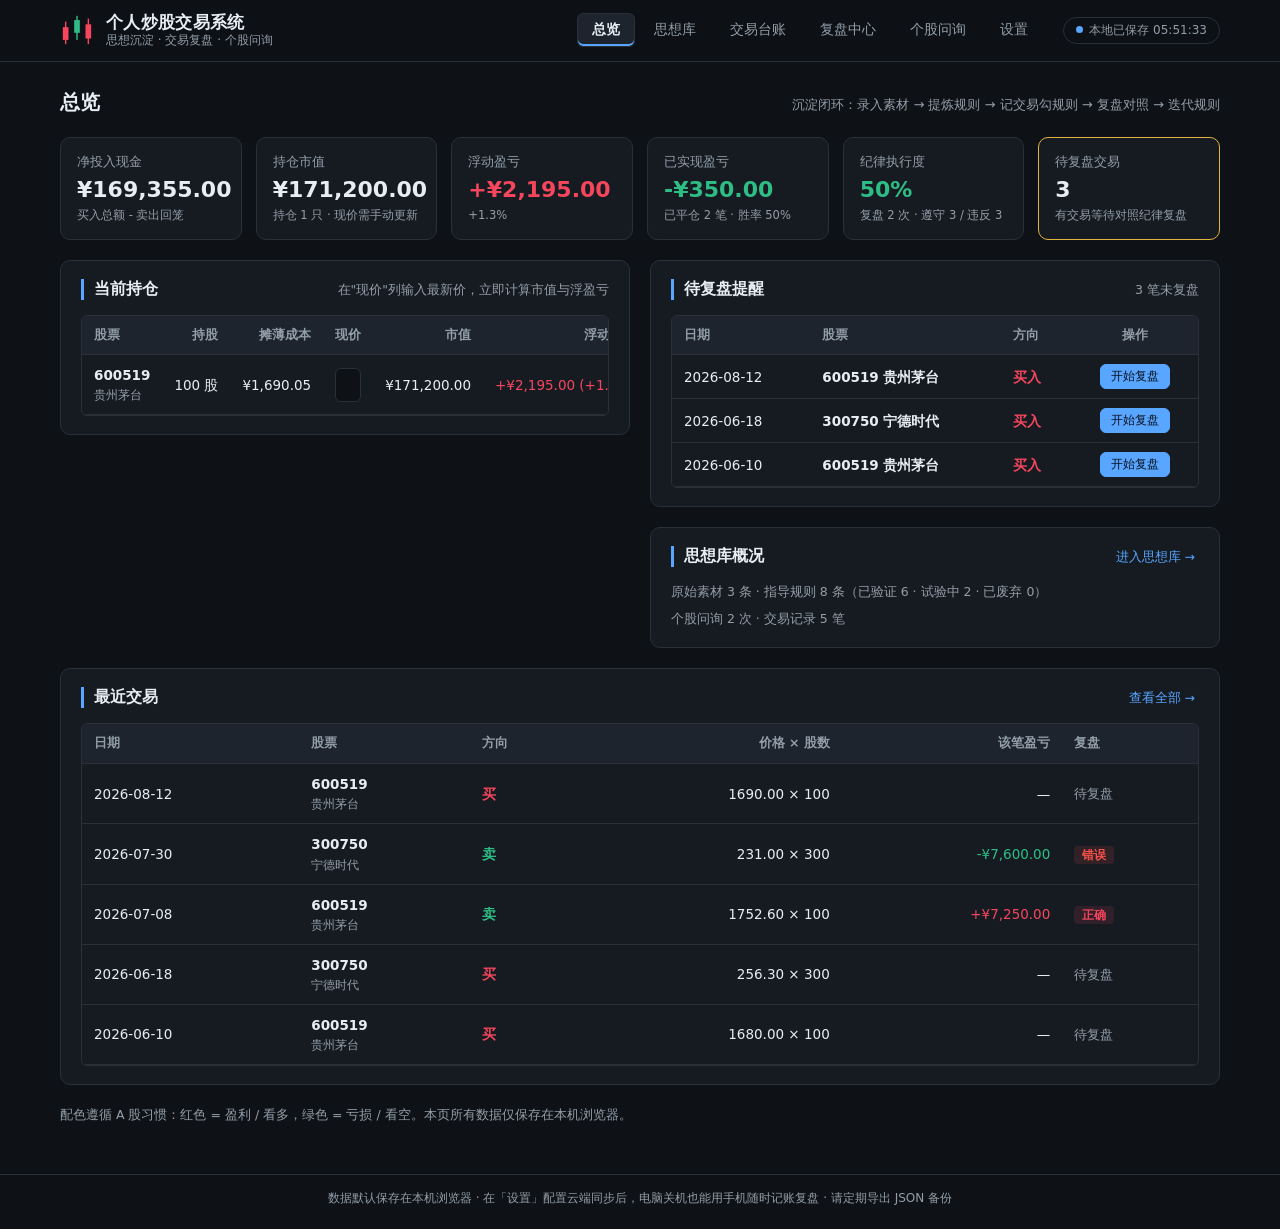
<file: index.html>
<!DOCTYPE html>
<html lang="zh-CN">
<head>
<meta charset="UTF-8">
<meta name="viewport" content="width=device-width, initial-scale=1.0, viewport-fit=cover">
<title>个人炒股交易系统</title>
<meta name="description" content="思想沉淀 · 交易复盘 · 个股问询（离线可用，支持云端同步）">
<meta name="theme-color" content="#0e1116">
<meta name="apple-mobile-web-app-capable" content="yes">
<meta name="mobile-web-app-capable" content="yes">
<meta name="apple-mobile-web-app-status-bar-style" content="black-translucent">
<meta name="apple-mobile-web-app-title" content="交易系统">
<link rel="manifest" href="./manifest.json">
<link rel="apple-touch-icon" href="./icons/apple-touch-icon.png">
<link rel="icon" href="data:image/svg+xml,%3Csvg xmlns='http://www.w3.org/2000/svg' viewBox='0 0 24 24'%3E%3Crect x='2' y='10' width='4' height='9' fill='%23f6465d'/%3E%3Crect x='3.5' y='6' width='1' height='16' fill='%23f6465d'/%3E%3Crect x='10' y='5' width='4' height='9' fill='%232ebd85'/%3E%3Crect x='11.5' y='2' width='1' height='17' fill='%232ebd85'/%3E%3Crect x='18' y='8' width='4' height='10' fill='%23f6465d'/%3E%3Crect x='19.5' y='4' width='1' height='18' fill='%23f6465d'/%3E%3C/svg%3E">
<link rel="stylesheet" href="./style.css">
</head>
<body>
<header class="app-header">
  <div class="header-inner">
    <div class="brand">
      <svg class="brand-logo" viewBox="0 0 24 24" aria-hidden="true">
        <rect x="2" y="10" width="4" height="9" fill="var(--up)"/>
        <rect x="3.5" y="6" width="1" height="16" fill="var(--up)"/>
        <rect x="10" y="5" width="4" height="9" fill="var(--down)"/>
        <rect x="11.5" y="2" width="1" height="17" fill="var(--down)"/>
        <rect x="18" y="8" width="4" height="10" fill="var(--up)"/>
        <rect x="19.5" y="4" width="1" height="18" fill="var(--up)"/>
      </svg>
      <div class="brand-text">
        <h1>个人炒股交易系统</h1>
        <p>思想沉淀 · 交易复盘 · 个股问询</p>
      </div>
    </div>
    <nav class="tabs" id="nav" aria-label="主导航"></nav>
    <div class="header-right">
      <span class="save-badge sync-badge" id="syncBadge" hidden></span>
      <span class="save-badge" id="saveBadge">本地待保存</span>
    </div>
  </div>
  <div class="storage-warn" id="storageWarn" hidden>
    当前浏览器禁用了本地存储，数据无法保存。请改用 Chrome / Edge 直接双击打开本页，详见 README。
  </div>
</header>

<main id="view" class="view-container"></main>

<footer class="app-footer">
  <p>数据默认保存在本机浏览器 · 在「设置」配置云端同步后，电脑关机也能用手机随时记账复盘 · 请定期导出 JSON 备份</p>
</footer>

<div id="modalRoot"></div>
<div id="toastRoot" class="toast-root" aria-live="polite"></div>

<script src="./js/store.js"></script>
<script src="./js/sync.js"></script>
<script src="./js/components.js"></script>
<script src="./js/view-dashboard.js"></script>
<script src="./js/view-principles.js"></script>
<script src="./js/view-trades.js"></script>
<script src="./js/view-review.js"></script>
<script src="./js/view-check.js"></script>
<script src="./js/view-settings.js"></script>
<script src="./js/app.js"></script>
</body>
</html>
</file>
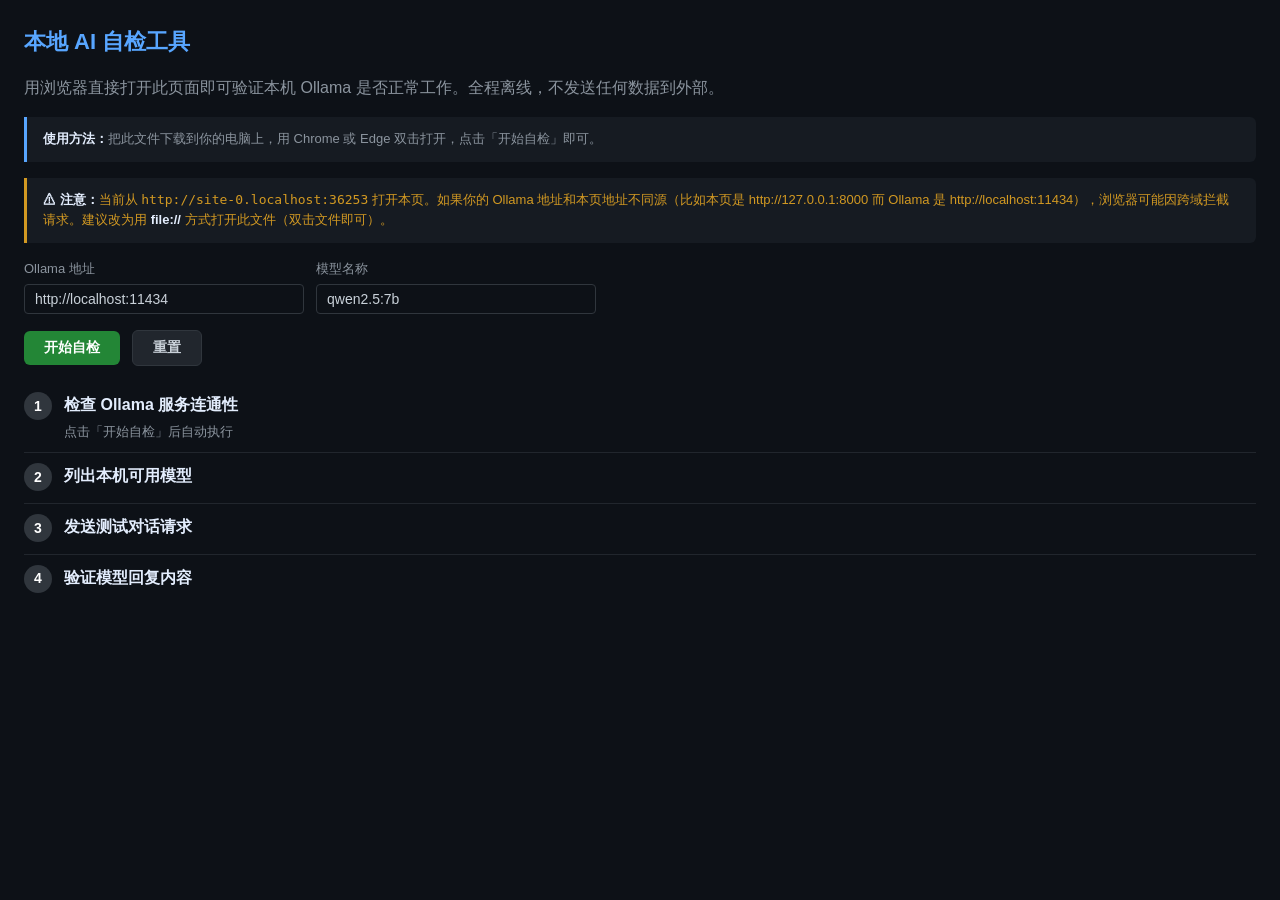
<file: ai-self-test.html>
<!DOCTYPE html>
<html lang="zh-CN">
<head>
<meta charset="UTF-8">
<meta name="viewport" content="width=device-width, initial-scale=1.0">
<title>本地 AI 自检工具</title>
<style>
  * { margin: 0; padding: 0; box-sizing: border-box; }
  body { font-family: -apple-system, "Microsoft YaHei", sans-serif; background: #0d1117; color: #c9d1d9; padding: 24px; line-height: 1.6; }
  h1 { color: #58a6ff; margin-bottom: 16px; font-size: 22px; }
  .card { background: #161b22; border: 1px solid #30363d; border-radius: 8px; padding: 20px; margin-bottom: 16px; }
  .card h2 { font-size: 16px; color: #8b949e; margin-bottom: 12px; }
  .step { display: flex; align-items: flex-start; gap: 12px; padding: 10px 0; border-bottom: 1px solid #21262d; }
  .step:last-child { border: none; }
  .step-num { width: 28px; height: 28px; border-radius: 50%; background: #238636; color: #fff; display: flex; align-items: center; justify-content: center; font-size: 14px; font-weight: 700; flex-shrink: 0; }
  .step-num.fail { background: #da3633; }
  .step-num.pending { background: #d29922; }
  .step-num.idle { background: #30363d; }
  .step-content { flex: 1; }
  .step-title { font-weight: 600; color: #e3edfd; }
  .step-detail { color: #8b949e; font-size: 13px; margin-top: 4px; white-space: pre-wrap; word-break: break-all; }
  .step-detail.ok { color: #3fb950; }
  .step-detail.err { color: #f85149; }
  .btn { display: inline-block; padding: 8px 20px; border-radius: 6px; border: none; font-size: 14px; font-weight: 600; cursor: pointer; margin-right: 8px; }
  .btn-go { background: #238636; color: #fff; }
  .btn-go:hover { background: #2ea043; }
  .btn-ghost { background: #21262d; color: #c9d1d9; border: 1px solid #30363d; }
  .actions { margin: 16px 0; }
  .config { display: flex; gap: 12px; margin-bottom: 16px; flex-wrap: wrap; }
  .config label { display: flex; flex-direction: column; gap: 4px; font-size: 13px; color: #8b949e; }
  .config input { background: #0d1117; border: 1px solid #30363d; border-radius: 4px; padding: 6px 10px; color: #c9d1d9; font-size: 14px; width: 280px; }
  .config input:focus { border-color: #58a6ff; outline: none; }
  .tag { display: inline-block; background: #21262d; border: 1px solid #30363d; border-radius: 4px; padding: 2px 8px; margin: 2px; font-size: 12px; color: #79c0ff; }
  .hint { background: #161b22; border-left: 3px solid #58a6ff; padding: 12px 16px; margin-bottom: 16px; border-radius: 0 6px 6px 0; font-size: 13px; color: #8b949e; }
  .hint b { color: #e3edfd; }
  .warn { background: #161b22; border-left: 3px solid #d29922; padding: 12px 16px; margin-bottom: 16px; border-radius: 0 6px 6px 0; font-size: 13px; color: #d29922; }
  .warn b { color: #e3edfd; }
</style>
</head>
<body>

<h1>本地 AI 自检工具</h1>
<p style="color:#8b949e;margin-bottom:16px">用浏览器直接打开此页面即可验证本机 Ollama 是否正常工作。全程离线，不发送任何数据到外部。</p>

<div class="hint">
  <b>使用方法：</b>把此文件下载到你的电脑上，用 Chrome 或 Edge 双击打开，点击「开始自检」即可。
</div>

<div id="envWarn"></div>

<div class="config">
  <label>
    Ollama 地址
    <input type="text" id="url" value="http://localhost:11434" placeholder="http://localhost:11434">
  </label>
  <label>
    模型名称
    <input type="text" id="model" value="qwen2.5:7b" placeholder="qwen2.5:7b">
  </label>
</div>

<div class="actions">
  <button class="btn btn-go" onclick="runTest()">开始自检</button>
  <button class="btn btn-ghost" onclick="resetTest()">重置</button>
</div>

<div id="results"></div>

<script>
function $(id) { return document.getElementById(id); }
function esc(s) { return String(s).replace(/&/g,'&amp;').replace(/</g,'&lt;').replace(/>/g,'&gt;'); }

/* 检测打开方式：file:// 才是最可靠的，http:// 可能存在跨域问题 */
function checkEnv() {
  var proto = location.protocol;
  var box = $('envWarn');
  if (proto === 'file:') {
    box.innerHTML = '<div class="hint" style="border-left-color:#238636"><b>✓ 本地文件模式</b>——这是最可靠的方式，直接连接本机 Ollama。</div>';
  } else if (proto === 'http:' || proto === 'https:') {
    box.innerHTML = '<div class="warn"><b>⚠ 注意：</b>当前从 <code>' + esc(location.origin) + '</code> 打开本页。'
      + '如果你的 Ollama 地址和本页地址不同源（比如本页是 http://127.0.0.1:8000 而 Ollama 是 http://localhost:11434），'
      + '浏览器可能因跨域拦截请求。建议改为用 <b>file://</b> 方式打开此文件（双击文件即可）。</div>';
  } else {
    box.innerHTML = '<div class="warn"><b>⚠ 非标准打开方式</b>（' + esc(proto) + '），建议直接双击文件用浏览器打开。</div>';
  }
}

/* 超时控制 */
function withTimeout(ms) {
  var ctrl = new AbortController();
  setTimeout(function () { ctrl.abort(); }, ms);
  return ctrl.signal;
}

/* 直接用绝对 URL 请求 Ollama API，不做任何回退 */
function buildUrl(rawUrl, path) {
  return rawUrl.replace(/\/+$/, '') + path;
}

function setStep(idx, status, title, detail, detailCls) {
  var box = $('results');
  var steps = box.querySelectorAll('.step');
  var step = steps[idx];
  if (!step) return;
  var num = step.querySelector('.step-num');
  num.className = 'step-num ' + status;
  if (status === 'pending') num.textContent = '…'; else num.textContent = idx + 1;
  step.querySelector('.step-title').textContent = title;
  var d = step.querySelector('.step-detail');
  d.textContent = detail || '';
  d.className = 'step-detail ' + (detailCls || '');
}

function initSteps() {
  var steps = [
    { t: '检查 Ollama 服务连通性', d: '点击「开始自检」后自动执行' },
    { t: '列出本机可用模型', d: '' },
    { t: '发送测试对话请求', d: '' },
    { t: '验证模型回复内容', d: '' }
  ];
  $('results').innerHTML = steps.map(function(s, i) {
    return '<div class="step">' +
      '<div class="step-num idle">' + (i+1) + '</div>' +
      '<div class="step-content">' +
        '<div class="step-title">' + esc(s.t) + '</div>' +
        '<div class="step-detail">' + esc(s.d) + '</div>' +
      '</div>' +
    '</div>';
  }).join('');
}

function resetTest() { initSteps(); }

/* 根据错误类型返回精准的排查建议 */
function diagnoseError(err, rawUrl) {
  var msg = err.message || String(err);
  if (msg === 'Failed to fetch' || msg.indexOf('NetworkError') >= 0) {
    return msg + '\n\n这通常意味着浏览器无法连接到 ' + rawUrl + '。排查步骤：\n' +
      '1. 确认 Ollama 已安装：终端运行 ollama --version\n' +
      '2. 确认服务已启动：终端运行 ollama serve（或桌面版保持运行）\n' +
      '3. 浏览器直接访问 ' + rawUrl + ' ——应该看到 "Ollama is running"\n' +
      '4. 如本页从 http:// 地址打开且 Ollama 在不同端口，需设置跨域：\n' +
      '   设置环境变量 OLLAMA_ORIGINS=* 并重启 Ollama\n' +
      '5. 推荐改为 file:// 方式打开本文件（双击即可），可避免跨域问题';
  }
  if (msg.indexOf('HTTP 404') >= 0) {
    return msg + '\n\n服务器返回 404，可能原因：\n' +
      '1. 端口 11434 上可能运行了其他服务而非 Ollama\n' +
      '2. 浏览器请求被重定向到了其他服务器（如本地静态文件服务器）\n' +
      '3. 推荐改为 file:// 方式打开本文件（双击即可），确保请求直达 Ollama';
  }
  if (msg.indexOf('HTTP 403') >= 0) {
    return msg + '\n\n跨域被拒绝。请设置环境变量 OLLAMA_ORIGINS=* 并重启 Ollama。';
  }
  if (msg.indexOf('aborted') >= 0 || msg.indexOf('timeout') >= 0 || msg.indexOf('Abort') >= 0) {
    return msg + '\n\n请求超时，模型可能正在加载中（首次推理较慢）。请确认 Ollama 正在运行后重试。';
  }
  return msg + '\n\n排查步骤：\n' +
    '1. 确认 Ollama 已安装并运行：终端运行 ollama serve\n' +
    '2. 确认模型已拉取：终端运行 ollama list\n' +
    '3. 推荐用 file:// 方式打开本文件';
}

async function runTest() {
  var rawUrl = $('url').value.trim().replace(/\/+$/, '');
  var model = $('model').value.trim();
  var box = $('results');

  /* Step 1: 连通性测试 */
  setStep(0, 'pending', '正在连接 ' + rawUrl + ' …', '');
  try {
    var resp = await fetch(buildUrl(rawUrl, '/api/tags'), { signal: withTimeout(8000) });
    if (!resp.ok) throw new Error('HTTP ' + resp.status);
    var data = await resp.json();
    var models = (data.models || []).map(function(m) { return m.name; });
    setStep(0, 'idle', 'Ollama 服务连通', '返回状态：正常', 'ok');

    /* Step 2: 列出模型 */
    if (!models.length) {
      setStep(1, 'fail', '本机没有模型', '请先执行 ollama pull ' + (model || 'qwen2.5:7b') + ' 拉取模型', 'err');
      setStep(2, 'fail', '跳过（无可用模型）', '', 'err');
      setStep(3, 'fail', '跳过（无可用模型）', '', 'err');
      return;
    }
    var modelHtml = models.map(function(m) { return '<span class="tag">' + esc(m) + '</span>'; }).join('');
    setStep(1, 'idle', '发现 ' + models.length + ' 个可用模型', modelHtml);
    /* auto-fill model if empty */
    if (!model) { $('model').value = models[0]; model = models[0]; }

    /* Step 3: 发送测试对话 */
    setStep(2, 'pending', '正在向模型 ' + model + ' 发送测试问题…', '');
    var testQ = '请用一句话回答：1+1等于几？';
    var t0 = Date.now();
    var chatResp = await fetch(buildUrl(rawUrl, '/api/chat'), {
      method: 'POST',
      headers: { 'Content-Type': 'application/json' },
      body: JSON.stringify({
        model: model,
        messages: [
          { role: 'system', content: '你是一个简洁的回答助手，用最少的字回答问题。' },
          { role: 'user', content: testQ }
        ],
        stream: false
      }),
      signal: withTimeout(120000)
    });
    if (!chatResp.ok) throw new Error('HTTP ' + chatResp.status);
    var chatData = await chatResp.json();
    var elapsed = ((Date.now() - t0) / 1000).toFixed(1);
    var content = chatData && chatData.message && chatData.message.content;
    if (!content) throw new Error('模型未返回内容');

    /* Step 4: 验证回复 */
    setStep(2, 'idle', '模型回复成功', '耗时 ' + elapsed + ' 秒', 'ok');
    setStep(3, 'idle', 'AI 自检通过', '回复内容：' + content.trim().slice(0, 100), 'ok');

    /* Summary */
    var summary = document.createElement('div');
    summary.className = 'card';
    summary.style.borderColor = '#238636';
    summary.innerHTML = '<h2 style="color:#3fb950">✅ 全部通过</h2>' +
      '<p>本机 Ollama 运行正常，模型 <b>' + esc(model) + '</b> 可正常对话。</p>' +
      '<p style="margin-top:8px">现在可以打开 <code>index.html</code>，到「个股问询」页使用 AI 分析功能了。</p>';
    box.appendChild(summary);

  } catch (err) {
    /* Determine which step failed */
    var failStep = 0;
    var steps = box.querySelectorAll('.step');
    for (var i = 0; i < steps.length; i++) {
      var num = steps[i].querySelector('.step-num');
      if (num.classList.contains('pending')) { failStep = i; break; }
    }
    setStep(failStep, 'fail', '连接失败', diagnoseError(err, rawUrl), 'err');

    /* Mark remaining steps as skipped */
    for (var j = failStep + 1; j < steps.length; j++) {
      setStep(j, 'fail', '跳过（前序步骤失败）', '', 'err');
    }
  }
}

checkEnv();
initSteps();
</script>
</body>
</html>
</file>
<file: style.css>
/* ============================================================
   个人炒股交易系统 · 离线版 —— 样式
   主题：深色专业盘面风格；配色遵循 A 股习惯（红涨绿跌）
   所有颜色均通过 CSS 变量定义，不在规则中硬编码
   ============================================================ */

:root {
  --bg: #0e1116;          /* 页面底色 */
  --bg2: #161b22;         /* 卡片/面板 */
  --bg3: #1d242e;         /* 悬浮/表头 */
  --ink: #e6edf3;         /* 主文字 */
  --muted: #939ea9;       /* 次要文字 */
  --rule: #2a3038;        /* 边框 */
  --accent: #58a6ff;      /* 交互主色 */
  --accent2: #e3b341;     /* 强调色（金黄） */
  --up: #f6465d;          /* 涨 / 盈利 / 看多（中式红） */
  --down: #2ebd85;        /* 跌 / 亏损 / 看空（中式绿） */
  --danger: #f85149;      /* 危险操作 */
  --radius: 10px;
  --radius-sm: 6px;
  --shadow: 0 8px 24px rgba(0, 0, 0, 0.35);
  --font: "PingFang SC", "Microsoft YaHei", "Noto Sans CJK SC", "WenQuanYi Micro Hei", system-ui, -apple-system, "Segoe UI", sans-serif;
}

* { box-sizing: border-box; margin: 0; padding: 0; }

html { scrollbar-color: var(--rule) var(--bg); }

body {
  background: var(--bg);
  color: var(--ink);
  font-family: var(--font);
  font-size: 15px;
  line-height: 1.65;
  min-height: 100vh;
  display: flex;
  flex-direction: column;
}

body.modal-open { overflow: hidden; }

/* ---------------- 头部 ---------------- */
.app-header {
  position: sticky;
  top: 0;
  z-index: 50;
  background: rgba(14, 17, 22, 0.92);
  backdrop-filter: blur(8px);
  border-bottom: 1px solid var(--rule);
}

.header-inner {
  max-width: 1200px;
  margin: 0 auto;
  padding: 12px 20px;
  display: flex;
  align-items: center;
  gap: 20px;
  flex-wrap: wrap;
}

.brand { display: flex; align-items: center; gap: 12px; }

.brand-logo { width: 34px; height: 34px; flex: none; }

.brand-text h1 {
  font-size: 17px;
  font-weight: 700;
  letter-spacing: 0.02em;
  line-height: 1.25;
}

.brand-text p {
  font-size: 12px;
  color: var(--muted);
  line-height: 1.3;
}

.tabs {
  display: flex;
  gap: 4px;
  flex-wrap: wrap;
  margin-left: auto;
}

.tab {
  appearance: none;
  background: none;
  border: 1px solid transparent;
  color: var(--muted);
  font-family: inherit;
  font-size: 14px;
  padding: 7px 14px;
  border-radius: var(--radius-sm);
  cursor: pointer;
  transition: color .15s, background .15s;
}

.tab:hover { color: var(--ink); background: var(--bg3); }

.tab.active {
  color: var(--ink);
  background: var(--bg3);
  border-color: var(--rule);
  box-shadow: inset 0 -2px 0 var(--accent);
  font-weight: 600;
}

.header-right { display: flex; align-items: center; gap: 10px; }

.save-badge {
  font-size: 12px;
  color: var(--muted);
  border: 1px solid var(--rule);
  border-radius: 999px;
  padding: 3px 12px;
  white-space: nowrap;
}

.save-badge::before {
  content: "";
  display: inline-block;
  width: 7px;
  height: 7px;
  border-radius: 50%;
  background: var(--accent);
  margin-right: 6px;
  vertical-align: 1px;
}

/* 云端同步状态徽章（与保存徽章共用圆点样式） */
.sync-badge { white-space: nowrap; }
.sync-badge::before { background: var(--muted); }
.sync-badge.ok::before { background: var(--down); }
.sync-badge.bad::before { background: var(--accent2); }
.sync-badge.syncing::before { background: var(--accent); animation: syncPulse 1s infinite; }

@keyframes syncPulse { 50% { opacity: .25; } }

.storage-warn {
  background: var(--up);
  color: #fff;
  text-align: center;
  font-size: 13px;
  padding: 8px 16px;
}

/* ---------------- 主区域 ---------------- */
.view-container {
  width: 100%;
  max-width: 1200px;
  margin: 0 auto;
  padding: 24px 20px 48px;
  flex: 1;
}

.panel {
  background: var(--bg2);
  border: 1px solid var(--rule);
  border-radius: var(--radius);
  padding: 18px 20px;
  margin-bottom: 20px;
}

.panel-head {
  display: flex;
  align-items: baseline;
  justify-content: space-between;
  gap: 12px;
  flex-wrap: wrap;
  margin-bottom: 14px;
}

.panel-head h2 {
  font-size: 16px;
  font-weight: 700;
  padding-left: 10px;
  border-left: 3px solid var(--accent);
  line-height: 1.3;
}

.panel-head .sub { font-size: 12.5px; color: var(--muted); }

.view-title {
  display: flex;
  align-items: baseline;
  justify-content: space-between;
  flex-wrap: wrap;
  gap: 10px;
  margin-bottom: 18px;
}

.view-title h2 { font-size: 20px; }

.view-title p { font-size: 13px; color: var(--muted); }

.muted { color: var(--muted); }
.small { font-size: 12.5px; }

/* ---------------- 统计卡 ---------------- */
.stat-grid {
  display: grid;
  grid-template-columns: repeat(auto-fit, minmax(158px, 1fr));
  gap: 14px;
  margin-bottom: 20px;
}

.stat-card {
  background: var(--bg2);
  border: 1px solid var(--rule);
  border-radius: var(--radius);
  padding: 14px 16px;
}

.stat-label { font-size: 12.5px; color: var(--muted); }

.stat-value {
  font-size: 22px;
  font-weight: 700;
  font-variant-numeric: tabular-nums;
  margin: 4px 0 2px;
  line-height: 1.25;
}

.stat-sub { font-size: 11.5px; color: var(--muted); }

.c-up { color: var(--up); }
.c-down { color: var(--down); }
.c-ink { color: var(--ink); }
.c-accent { color: var(--accent); }
.c-amber { color: var(--accent2); }

.stat-card.warn { border-color: var(--accent2); }

/* ---------------- 表格 ---------------- */
.table-wrap {
  overflow-x: auto;
  overflow-y: auto;
  max-height: 620px;
  border: 1px solid var(--rule);
  border-radius: var(--radius-sm);
}

table { width: 100%; border-collapse: collapse; font-size: 13.5px; }

th, td {
  padding: 9px 12px;
  text-align: left;
  border-bottom: 1px solid var(--rule);
  vertical-align: middle;
}

th {
  position: sticky;
  top: 0;
  background: var(--bg3);
  color: var(--muted);
  font-weight: 600;
  font-size: 12.5px;
  white-space: nowrap;
  z-index: 2;
}

tbody tr:hover { background: var(--bg3); }

td.num, th.num { text-align: right; font-variant-numeric: tabular-nums; white-space: nowrap; }

td.ctr, th.ctr { text-align: center; }

.cell-main { font-weight: 600; }

.cell-sub { font-size: 11.5px; color: var(--muted); }

.truncated {
  display: inline-block;
  max-width: 260px;
  overflow: hidden;
  text-overflow: ellipsis;
  white-space: nowrap;
  vertical-align: bottom;
}

/* ---------------- 按钮 ---------------- */
.btn {
  appearance: none;
  font-family: inherit;
  font-size: 13.5px;
  font-weight: 600;
  border-radius: var(--radius-sm);
  border: 1px solid var(--rule);
  background: var(--bg3);
  color: var(--ink);
  padding: 8px 16px;
  cursor: pointer;
  transition: filter .15s, background .15s, border-color .15s;
  white-space: nowrap;
}

.btn:hover { border-color: var(--accent); }

.btn.primary {
  background: var(--accent);
  border-color: var(--accent);
  color: #0b1220;
}

.btn.primary:hover { filter: brightness(1.1); }

.btn.ghost { background: transparent; }

.btn.danger {
  background: transparent;
  border-color: var(--danger);
  color: var(--danger);
}

.btn.danger:hover { background: var(--danger); color: #fff; }

.btn.tiny { padding: 3px 10px; font-size: 12px; font-weight: 500; }

.btn.link {
  background: none;
  border: none;
  color: var(--accent);
  padding: 2px 4px;
  font-size: 12.5px;
  font-weight: 500;
}

.btn.link:hover { text-decoration: underline; }

.btn:disabled { opacity: .55; cursor: not-allowed; }

.danger-text { color: var(--danger); }

.ops { display: flex; gap: 6px; flex-wrap: wrap; }

/* ---------------- 表单 ---------------- */
.form-grid {
  display: grid;
  grid-template-columns: repeat(2, 1fr);
  gap: 12px 14px;
  margin-bottom: 12px;
}

.form-grid .full { grid-column: 1 / -1; }

label.field { display: block; font-size: 12.5px; color: var(--muted); }

label.field > span, div.field > span {
  display: block;
  margin-bottom: 4px;
  font-size: 12.5px;
  color: var(--muted);
}

label.field .req::after { content: " *"; color: var(--up); }

input[type="text"], input[type="number"], input[type="date"], input[type="search"],
select, textarea {
  width: 100%;
  font-family: inherit;
  font-size: 14px;
  color: var(--ink);
  background: var(--bg);
  border: 1px solid var(--rule);
  border-radius: var(--radius-sm);
  padding: 8px 10px;
  outline: none;
  transition: border-color .15s;
}

input:focus, select:focus, textarea:focus { border-color: var(--accent); }

textarea { resize: vertical; line-height: 1.6; }

input[type="radio"], input[type="checkbox"] { accent-color: var(--accent); margin-right: 4px; }

.form-actions {
  display: flex;
  justify-content: flex-end;
  gap: 10px;
  margin-top: 14px;
  flex-wrap: wrap;
}

.form-actions.left { justify-content: flex-start; }

.price-input { max-width: 110px; text-align: right; }

/* ---------------- 徽章 / 标签 ---------------- */
.cat-badge, .status-badge, .rating-badge, .pos-chip, .tag-chip {
  display: inline-block;
  font-size: 11.5px;
  font-weight: 600;
  border-radius: 999px;
  padding: 2px 10px;
  white-space: nowrap;
  border: 1px solid transparent;
}

.cat-market   { color: var(--accent);   border-color: var(--accent);   background: rgba(88, 166, 255, .08); }
.cat-ma       { color: var(--accent2);  border-color: var(--accent2);  background: rgba(227, 179, 65, .08); }
.cat-vp       { color: var(--up);      border-color: var(--up);      background: rgba(246, 70, 93, .08); }

.veto-badge {
  display: inline-block;
  font-size: 10.5px;
  font-weight: 600;
  color: #fff;
  background: var(--danger);
  border-radius: 3px;
  padding: 1px 6px;
  margin-left: 4px;
}
.veto-badge.tiny { font-size: 9.5px; padding: 0 4px; }

.mat-type-badge {
  display: inline-block;
  font-size: 11px;
  font-weight: 600;
  border-radius: 999px;
  padding: 1px 8px;
  white-space: nowrap;
  border: 1px solid transparent;
}
.mat-type-badge.doc { color: var(--accent2); border-color: var(--accent2); background: rgba(227, 179, 65, .08); }
.mat-type-badge.qa  { color: var(--accent);  border-color: var(--accent);  background: rgba(88, 166, 255, .08); }

.sub-branch-title {
  font-size: 12.5px;
  font-weight: 600;
  color: var(--muted);
  margin: 8px 0 4px;
  padding-left: 10px;
  border-left: 3px solid var(--rule);
}

.qa-block { margin: 6px 0; }
.qa-block .qa-q {
  background: rgba(88, 166, 255, .06);
  border-left: 3px solid var(--accent);
  padding: 8px 12px;
  margin-bottom: 6px;
  border-radius: 0 6px 6px 0;
  font-size: 13px;
}
.qa-block .qa-a {
  background: rgba(46, 189, 133, .05);
  border-left: 3px solid var(--down);
  padding: 8px 12px;
  border-radius: 0 6px 6px 0;
  font-size: 13px;
}

.st-trial    { color: var(--accent2); border-color: var(--accent2); background: rgba(227, 179, 65, .08); }
.st-verified { color: var(--down);    border-color: var(--down);    background: rgba(46, 189, 133, .08); }
.st-retired  { color: var(--muted);   border-color: var(--muted);   background: rgba(147, 158, 169, .08); }

.r-A { color: #fff; background: var(--up); }
.r-B { color: #0b1220; background: var(--accent2); }
.r-C { color: #fff; background: var(--down); }

.result-badge { font-size: 11.5px; font-weight: 600; border-radius: 4px; padding: 2px 8px; }

.res-right  { color: var(--up);      background: rgba(246, 70, 93, .12); }
.res-lucky  { color: var(--accent2); background: rgba(227, 179, 65, .12); }
.res-ok     { color: var(--accent);  background: rgba(88, 166, 255, .12); }
.res-wrong  { color: var(--danger);  background: rgba(248, 81, 73, .12); }
.res-open   { color: var(--muted);   background: rgba(147, 158, 169, .12); }

.dir-buy  { color: var(--up); font-weight: 700; }
.dir-sell { color: var(--down); font-weight: 700; }

.pos-chip {
  color: var(--ink);
  border-color: var(--rule);
  background: var(--bg);
  font-weight: 400;
}

.tag-chip {
  color: var(--muted);
  border-color: var(--rule);
  background: var(--bg);
  font-weight: 400;
  margin-right: 6px;
}

.weight-stars { color: var(--accent2); font-size: 12.5px; letter-spacing: 1px; }

/* ---------------- 卡片（思想库等） ---------------- */
.card {
  background: var(--bg2);
  border: 1px solid var(--rule);
  border-radius: var(--radius);
  padding: 14px 16px;
  margin-bottom: 12px;
}

.card.retired { opacity: .55; }

.rule-head {
  display: flex;
  align-items: center;
  gap: 10px;
  flex-wrap: wrap;
  margin-bottom: 6px;
}

.rule-head strong { font-size: 14.5px; }

.rule-content { font-size: 13.5px; color: var(--ink); }

.rule-scenario {
  font-size: 12.5px;
  color: var(--muted);
  margin-top: 4px;
  padding-left: 10px;
  border-left: 2px solid var(--rule);
}

.card-foot {
  display: flex;
  align-items: center;
  justify-content: space-between;
  gap: 10px;
  flex-wrap: wrap;
  margin-top: 10px;
  padding-top: 10px;
  border-top: 1px solid var(--rule);
  font-size: 12px;
  color: var(--muted);
}

.mat-content {
  font-size: 13px;
  color: var(--muted);
  display: -webkit-box;
  -webkit-line-clamp: 3;
  -webkit-box-orient: vertical;
  overflow: hidden;
}

/* ---------------- 筛选条 ---------------- */
.filter-bar {
  display: flex;
  gap: 10px;
  flex-wrap: wrap;
  align-items: center;
  margin-bottom: 14px;
}

.filter-bar input[type="search"] { width: 200px; }

.filter-bar select { width: auto; }

.subtabs { display: flex; gap: 8px; margin-bottom: 16px; }

.subtab {
  appearance: none;
  font-family: inherit;
  font-size: 13.5px;
  font-weight: 600;
  padding: 6px 16px;
  border-radius: 999px;
  border: 1px solid var(--rule);
  background: transparent;
  color: var(--muted);
  cursor: pointer;
}

.subtab.active { color: #0b1220; background: var(--accent); border-color: var(--accent); }

/* ---------------- 问询：勾选行 ---------------- */
.check-row {
  display: flex;
  align-items: center;
  justify-content: space-between;
  gap: 16px;
  padding: 10px 4px;
  border-bottom: 1px solid var(--rule);
  flex-wrap: wrap;
}

.check-q { flex: 1; min-width: 220px; }

.check-q strong { font-size: 13.5px; display: block; }

.check-q .muted { font-size: 12px; line-height: 1.5; display: block; }

.seg { display: flex; gap: 6px; flex-wrap: wrap; }

.seg label {
  display: inline-flex;
  align-items: center;
  font-size: 12.5px;
  color: var(--muted);
  border: 1px solid var(--rule);
  border-radius: 999px;
  padding: 4px 12px;
  cursor: pointer;
  user-select: none;
}

.seg label:has(input:checked) { color: var(--ink); border-color: var(--accent); background: var(--bg3); font-weight: 600; }

.seg label.v-yes:has(input:checked) { color: var(--up); border-color: var(--up); background: rgba(246, 70, 93, .08); }
.seg label.v-no:has(input:checked)  { color: var(--down); border-color: var(--down); background: rgba(46, 189, 133, .08); }
.seg input { display: none; }

.cat-group-title {
  font-size: 12.5px;
  font-weight: 700;
  color: var(--muted);
  margin: 14px 0 2px;
  padding-bottom: 4px;
  border-bottom: 1px dashed var(--rule);
}

/* ---------------- 问询结果 ---------------- */
.two-col {
  display: grid;
  grid-template-columns: minmax(0, 1fr) minmax(0, 1fr);
  gap: 20px;
  align-items: start;
}

.score-hero {
  display: flex;
  align-items: center;
  gap: 18px;
  padding: 14px 0 16px;
  border-bottom: 1px solid var(--rule);
  margin-bottom: 14px;
}

.score-num {
  font-size: 44px;
  font-weight: 800;
  font-variant-numeric: tabular-nums;
  line-height: 1;
}

.rating-badge.big {
  font-size: 15px;
  padding: 5px 14px;
  margin-bottom: 6px;
  display: inline-block;
}

.verdict-list { margin-bottom: 12px; }

.verdict-list h4 {
  font-size: 13px;
  margin-bottom: 6px;
  padding-bottom: 4px;
  border-bottom: 1px solid var(--rule);
}

.verdict-item {
  font-size: 12.5px;
  padding: 6px 8px;
  border-left: 3px solid var(--rule);
  margin-bottom: 6px;
  background: var(--bg);
  border-radius: 0 var(--radius-sm) var(--radius-sm) 0;
}

.verdict-item.support { border-left-color: var(--up); }
.verdict-item.risk { border-left-color: var(--down); }
.verdict-item.na { border-left-color: var(--muted); }

.veto-note {
  border: 1px solid var(--danger);
  background: rgba(248, 81, 73, .08);
  color: var(--danger);
  font-size: 12.5px;
  padding: 8px 12px;
  border-radius: var(--radius-sm);
  margin-bottom: 12px;
}

.advice-box {
  background: var(--bg);
  border: 1px solid var(--rule);
  border-radius: var(--radius-sm);
  padding: 10px 14px;
  font-size: 13px;
  line-height: 1.7;
}

/* ---------------- AI ---------------- */
.ai-result {
  margin-top: 12px;
  font-size: 13.5px;
  line-height: 1.75;
  white-space: pre-wrap;
  background: var(--bg);
  border: 1px solid var(--rule);
  border-radius: var(--radius-sm);
  padding: 12px 14px;
  max-height: 420px;
  overflow-y: auto;
}

.ai-error {
  margin-top: 12px;
  font-size: 12.5px;
  color: var(--danger);
  background: rgba(248, 81, 73, .08);
  border: 1px solid var(--danger);
  border-radius: var(--radius-sm);
  padding: 10px 14px;
  line-height: 1.7;
}

/* ---------------- 复盘 ---------------- */
.review-check-row {
  display: flex;
  align-items: center;
  justify-content: space-between;
  gap: 14px;
  padding: 9px 6px;
  border-bottom: 1px solid var(--rule);
  flex-wrap: wrap;
}

.review-check-row .check-q { min-width: 200px; }

.trade-summary {
  background: var(--bg);
  border: 1px solid var(--rule);
  border-radius: var(--radius-sm);
  padding: 12px 14px;
  margin-bottom: 14px;
  font-size: 13px;
}

.trade-summary dl {
  display: grid;
  grid-template-columns: repeat(2, 1fr);
  gap: 6px 18px;
  margin: 8px 0;
}

.trade-summary dt { color: var(--muted); font-size: 12px; }
.trade-summary dd { font-variant-numeric: tabular-nums; }

.reason-block {
  border-left: 3px solid var(--accent2);
  padding: 4px 10px;
  margin-top: 6px;
  font-size: 13px;
  color: var(--ink);
}

.quad-grid {
  display: grid;
  grid-template-columns: repeat(auto-fit, minmax(140px, 1fr));
  gap: 12px;
}

.quad-card {
  border: 1px solid var(--rule);
  border-radius: var(--radius);
  padding: 12px 14px;
  background: var(--bg2);
}

.quad-card .num { font-size: 24px; font-weight: 800; font-variant-numeric: tabular-nums; }

.compliance-bar {
  height: 8px;
  background: var(--bg);
  border: 1px solid var(--rule);
  border-radius: 999px;
  overflow: hidden;
  margin-top: 6px;
}

.compliance-bar i {
  display: block;
  height: 100%;
  background: var(--accent);
}

/* ---------------- 弹窗 ---------------- */
.modal-mask {
  position: fixed;
  inset: 0;
  background: rgba(0, 0, 0, 0.6);
  display: flex;
  align-items: flex-start;
  justify-content: center;
  padding: 6vh 16px 16px;
  z-index: 100;
  overflow-y: auto;
}

.modal {
  background: var(--bg2);
  border: 1px solid var(--rule);
  border-radius: var(--radius);
  box-shadow: var(--shadow);
  width: 100%;
  max-width: 620px;
  max-height: 86vh;
  display: flex;
  flex-direction: column;
}

.modal.wide { max-width: 860px; }

.modal-head {
  display: flex;
  align-items: center;
  justify-content: space-between;
  gap: 12px;
  padding: 14px 18px;
  border-bottom: 1px solid var(--rule);
  position: sticky;
  top: 0;
  background: var(--bg2);
  z-index: 3;
}

.modal-head h3 { font-size: 15.5px; }

.icon-btn {
  appearance: none;
  background: none;
  border: none;
  color: var(--muted);
  font-size: 22px;
  line-height: 1;
  cursor: pointer;
  padding: 2px 6px;
}

.icon-btn:hover { color: var(--ink); }

.modal-body { padding: 16px 18px 20px; overflow-y: auto; }

.confirm-msg { font-size: 14px; line-height: 1.7; }

/* ---------------- 提示 / 空状态 ---------------- */
.toast-root {
  position: fixed;
  top: 70px;
  right: 20px;
  z-index: 200;
  display: flex;
  flex-direction: column;
  gap: 8px;
}

.toast {
  background: var(--bg3);
  border: 1px solid var(--rule);
  border-left: 3px solid var(--accent);
  color: var(--ink);
  font-size: 13px;
  border-radius: var(--radius-sm);
  padding: 10px 16px;
  box-shadow: var(--shadow);
  max-width: 320px;
  animation: slideIn .2s ease;
}

.toast.success { border-left-color: var(--down); }
.toast.error { border-left-color: var(--danger); }

.toast.out { opacity: 0; transition: opacity .3s; }

@keyframes slideIn { from { transform: translateX(20px); opacity: 0; } to { transform: none; opacity: 1; } }

.empty {
  border: 1px dashed var(--rule);
  border-radius: var(--radius);
  color: var(--muted);
  text-align: center;
  padding: 32px 20px;
  font-size: 13.5px;
}

.hint-flow {
  display: flex;
  gap: 8px;
  flex-wrap: wrap;
  align-items: center;
  font-size: 12.5px;
  color: var(--muted);
}

.hint-flow b { color: var(--ink); font-weight: 600; }

.hint-flow .arrow { color: var(--accent); }

.divider { border: none; border-top: 1px solid var(--rule); margin: 16px 0; }

.notice {
  font-size: 12.5px;
  color: var(--muted);
  background: var(--bg);
  border: 1px solid var(--rule);
  border-radius: var(--radius-sm);
  padding: 10px 14px;
  line-height: 1.7;
}

.notice b { color: var(--accent2); font-weight: 600; }

/* ---------------- 页脚 ---------------- */
.app-footer {
  border-top: 1px solid var(--rule);
  padding: 14px 20px 20px;
  text-align: center;
  font-size: 12px;
  color: var(--muted);
}

/* 桌面端隐藏底部导航图标（必须置于媒体查询之前，手机端才会显示图标） */
.tab .tab-icon { display: none; }

/* ---------------- 响应式 ---------------- */
/* 平板 / 窄窗口 */
@media (max-width: 860px) {
  .two-col { grid-template-columns: 1fr; }
  .form-grid { grid-template-columns: 1fr; }
  .header-inner { gap: 10px; }
  .tabs { margin-left: 0; order: 3; width: 100%; }
  .header-right { margin-left: auto; }
  .truncated { max-width: 150px; }
  .trade-summary dl { grid-template-columns: 1fr; }
  .stat-grid { grid-template-columns: repeat(2, 1fr); gap: 10px; }
  .view-container { padding: 20px 16px 48px; }
}

/* ---------------- 手机端：底部标签栏 + 触控优化 ---------------- */
@media (max-width: 700px) {
  body { font-size: 14.5px; }

  /* 头部精简 */
  .app-header { position: static; }
  .header-inner { padding: 8px 12px; gap: 8px; }
  .brand { gap: 8px; }
  .brand-logo { width: 28px; height: 28px; }
  .brand-text h1 { font-size: 15px; }
  .brand-text p { display: none; }
  .save-badge { font-size: 11px; padding: 2px 8px; max-width: 38vw; overflow: hidden; text-overflow: ellipsis; }
  .header-right { gap: 6px; }

  /* 底部标签栏（拇指可达，替代顶部导航） */
  .tabs {
    position: fixed;
    bottom: 0;
    left: 0;
    right: 0;
    z-index: 60;
    margin: 0;
    width: 100%;
    display: flex;
    justify-content: space-around;
    background: rgba(22, 27, 34, 0.97);
    backdrop-filter: blur(10px);
    -webkit-backdrop-filter: blur(10px);
    border-top: 1px solid var(--rule);
    padding: 4px 4px calc(4px + env(safe-area-inset-bottom, 0px));
  }
  .tab {
    flex: 1;
    min-height: 46px;
    display: flex;
    flex-direction: column;
    align-items: center;
    justify-content: center;
    gap: 2px;
    padding: 4px 2px;
    font-size: 11px;
    border: none;
    background: none;
    box-shadow: none;
  }
  .tab .tab-icon { display: block; width: 21px; height: 21px; }
  .tab:hover { background: none; color: var(--muted); }
  .tab.active {
    color: var(--accent);
    background: none;
    border-color: transparent;
    box-shadow: none;
    font-weight: 600;
  }

  /* 主区域留出底部导航高度 */
  .view-container { padding: 14px 12px calc(92px + env(safe-area-inset-bottom, 0px)); }
  .view-title h2 { font-size: 18px; }
  .panel { padding: 14px 12px; }

  /* 输入与按钮：16px 防止 iOS 聚焦自动放大页面 */
  input[type="text"], input[type="number"], input[type="date"], input[type="search"],
  select, textarea { font-size: 16px; padding: 10px 12px; }
  .btn { padding: 11px 16px; font-size: 14px; }
  .btn.tiny { padding: 6px 12px; font-size: 12.5px; }
  .icon-btn { font-size: 26px; padding: 8px 12px; }
  .price-input { max-width: 100px; }

  /* 统计卡与问询评分 */
  .stat-grid { grid-template-columns: repeat(2, 1fr); gap: 8px; margin-bottom: 14px; }
  .stat-card { padding: 12px 12px; }
  .stat-value { font-size: 19px; }
  .score-num { font-size: 36px; }

  /* 表格：容器内横向滑动 */
  .table-wrap { max-height: 420px; -webkit-overflow-scrolling: touch; }
  th, td { padding: 8px 8px; }

  /* 弹窗全屏化 */
  .modal-mask { padding: 0; align-items: stretch; }
  .modal {
    max-width: 100%;
    height: 100vh;
    height: 100dvh;
    max-height: 100vh;
    max-height: 100dvh;
    border-radius: 0;
    border: none;
  }
  .modal-head { padding: 12px 16px; }
  .modal-head h3 { font-size: 16px; }
  .modal-body { padding: 14px 16px calc(24px + env(safe-area-inset-bottom, 0px)); }

  /* 确认按钮拉通好点按 */
  .modal .form-actions .btn { flex: 1; min-width: 120px; }

  /* 提示浮层避开底部导航 */
  .toast-root {
    top: auto;
    bottom: calc(86px + env(safe-area-inset-bottom, 0px));
    right: 12px;
    left: 12px;
    align-items: center;
  }
  .toast { max-width: 100%; text-align: center; }

  /* 筛选与勾选行触控优化 */
  .filter-bar { gap: 8px; }
  .filter-bar input[type="search"] { width: 100%; flex: 1; }
  .filter-bar select { flex: 1; min-width: 0; }
  .subtabs { gap: 6px; overflow-x: auto; }
  .subtab { padding: 7px 14px; white-space: nowrap; }
  .seg label { padding: 8px 14px; font-size: 13px; }
  .check-row, .review-check-row { gap: 8px; }
  .check-q { min-width: 100%; }
  .ops { gap: 8px; }

  /* 页脚避开底部导航 */
  .app-footer { padding-bottom: calc(24px + env(safe-area-inset-bottom, 0px)); }
}

@media print {
  .app-header, .app-footer, .tabs, .filter-bar, .ops, .btn { display: none !important; }
  body { background: #fff; color: #000; }
}
</file>
